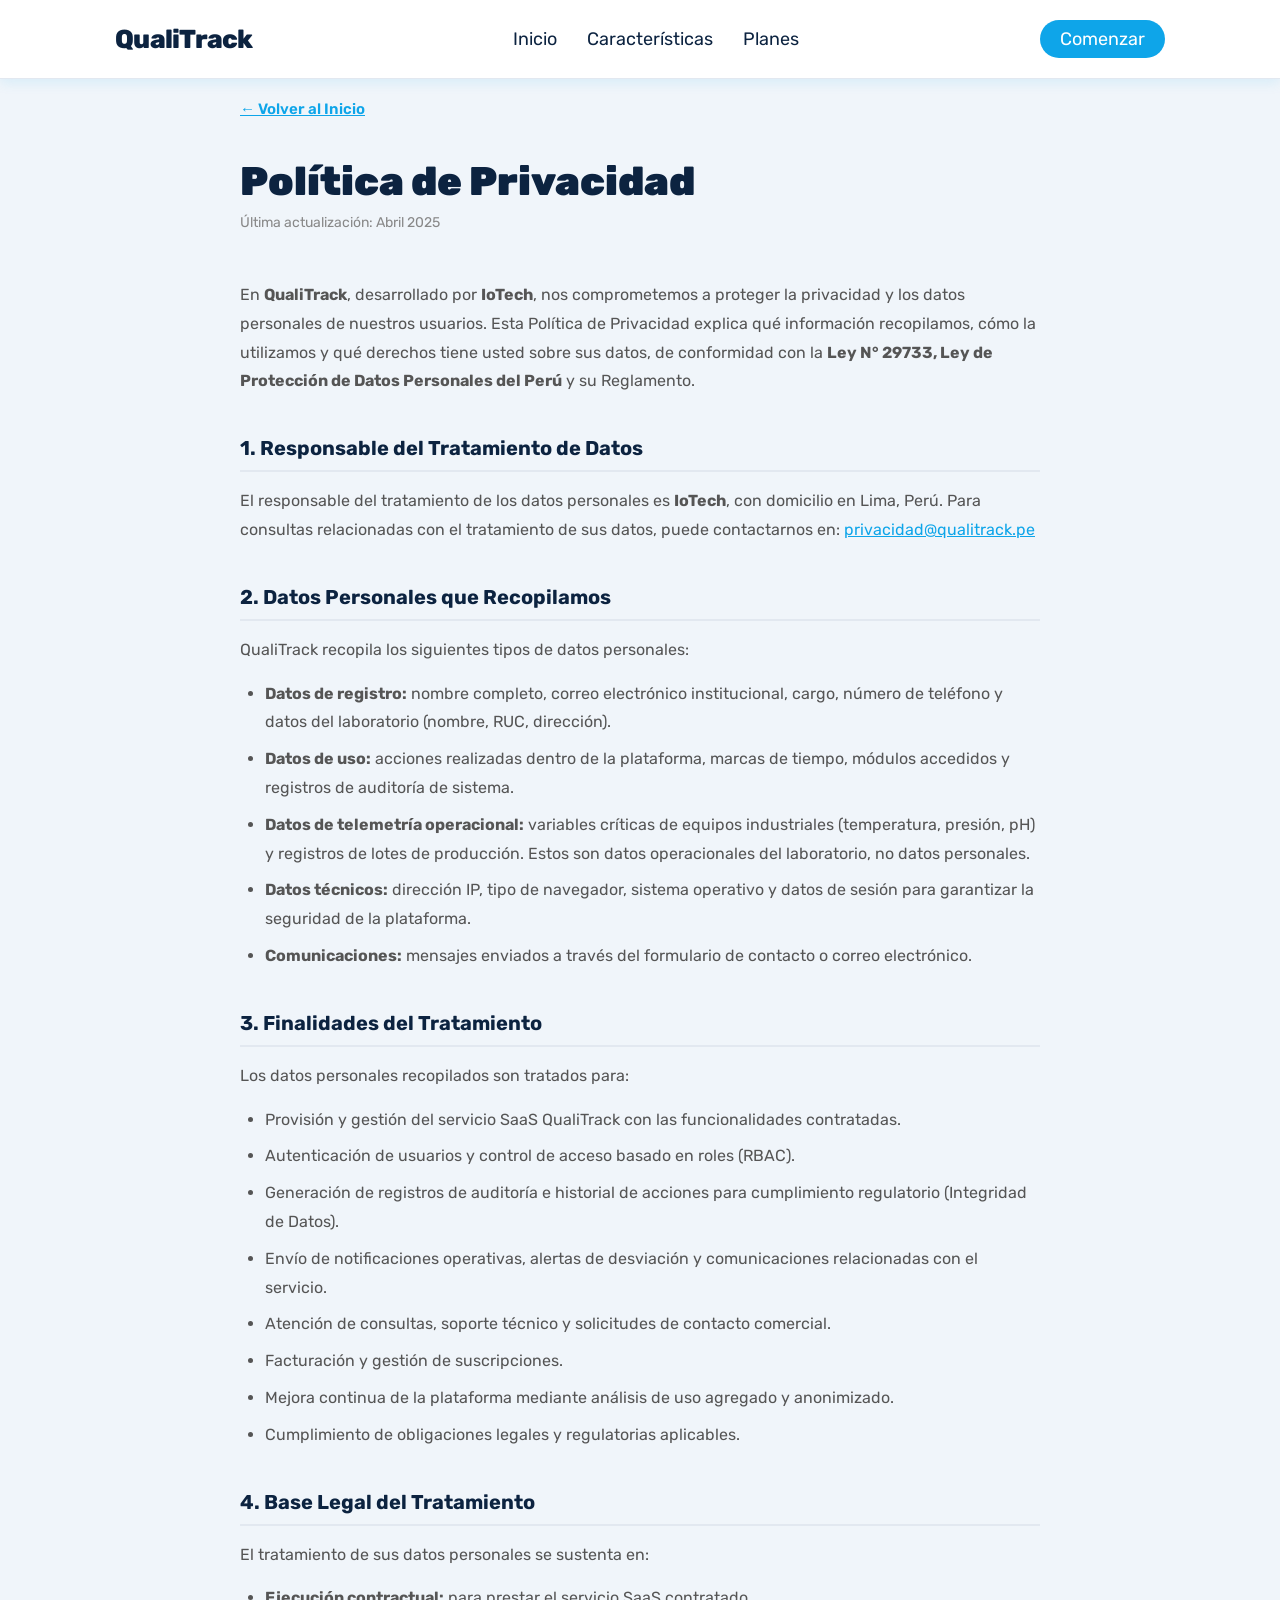
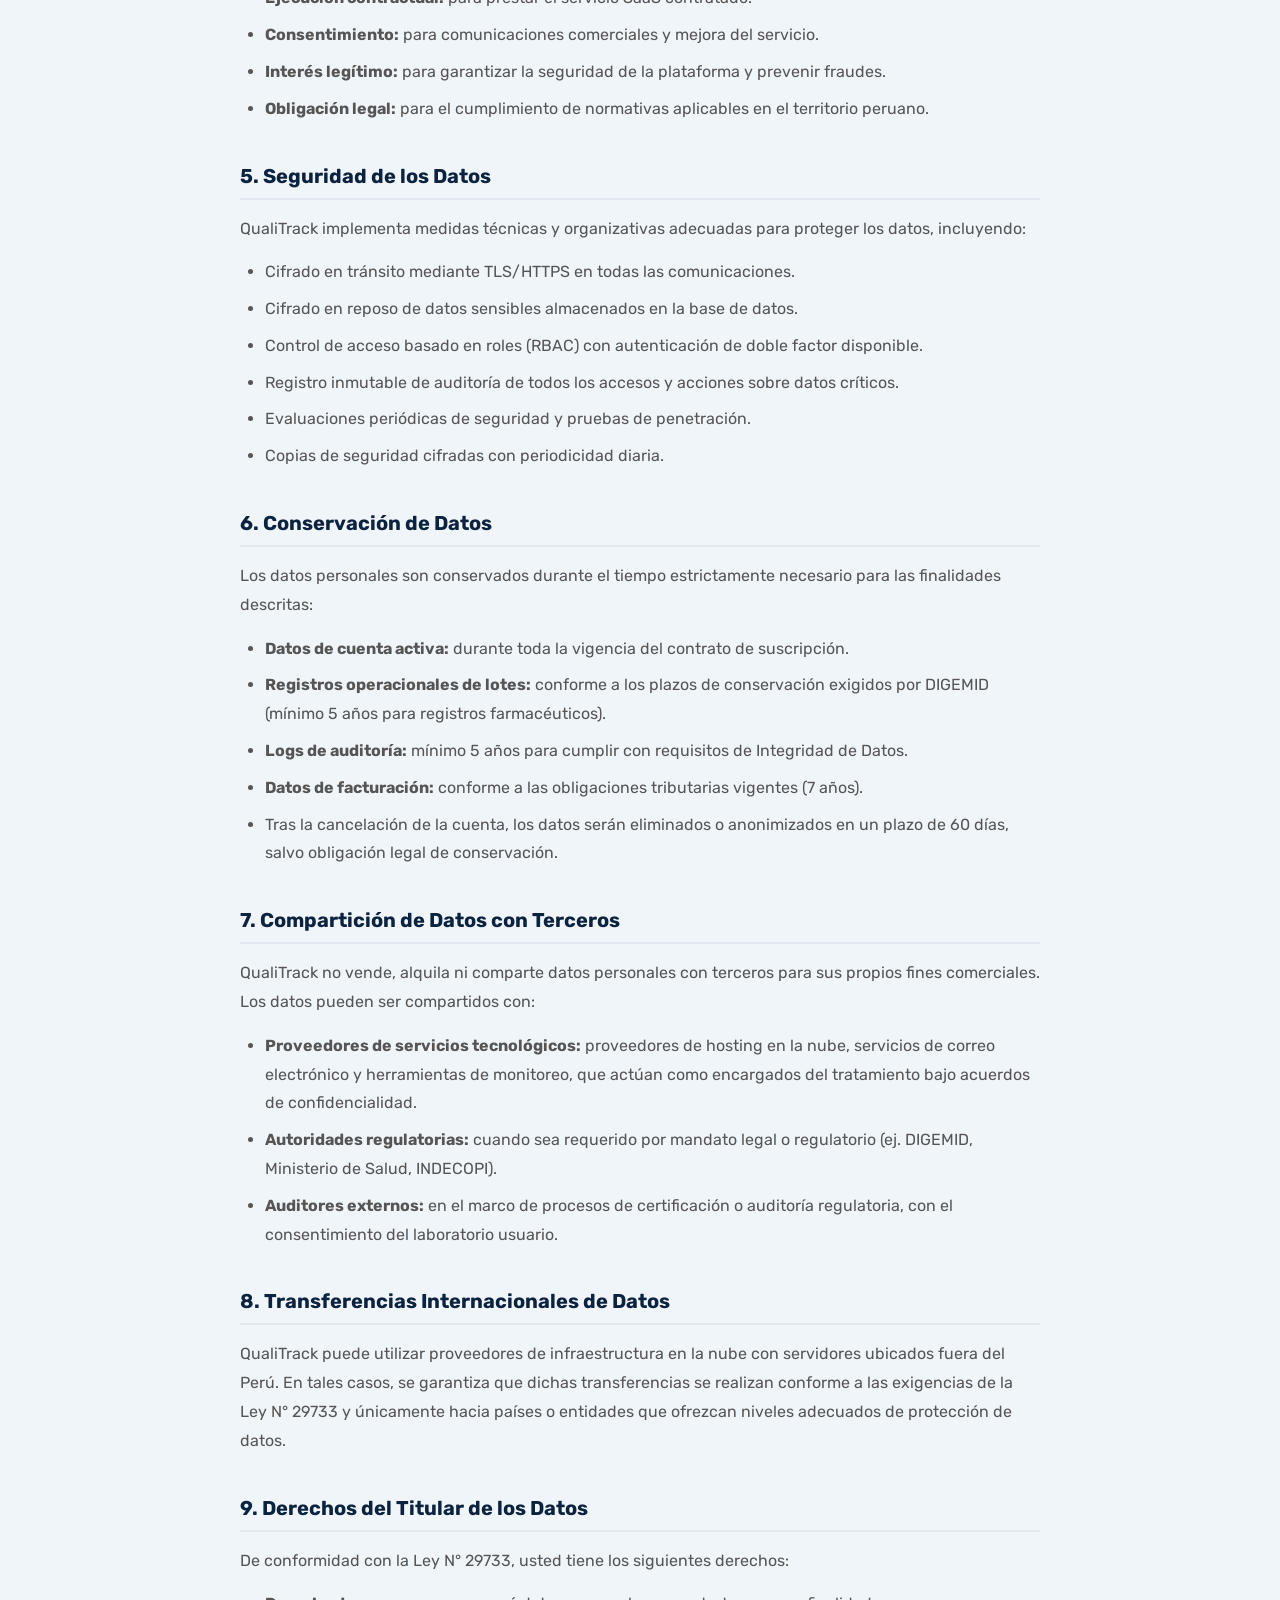
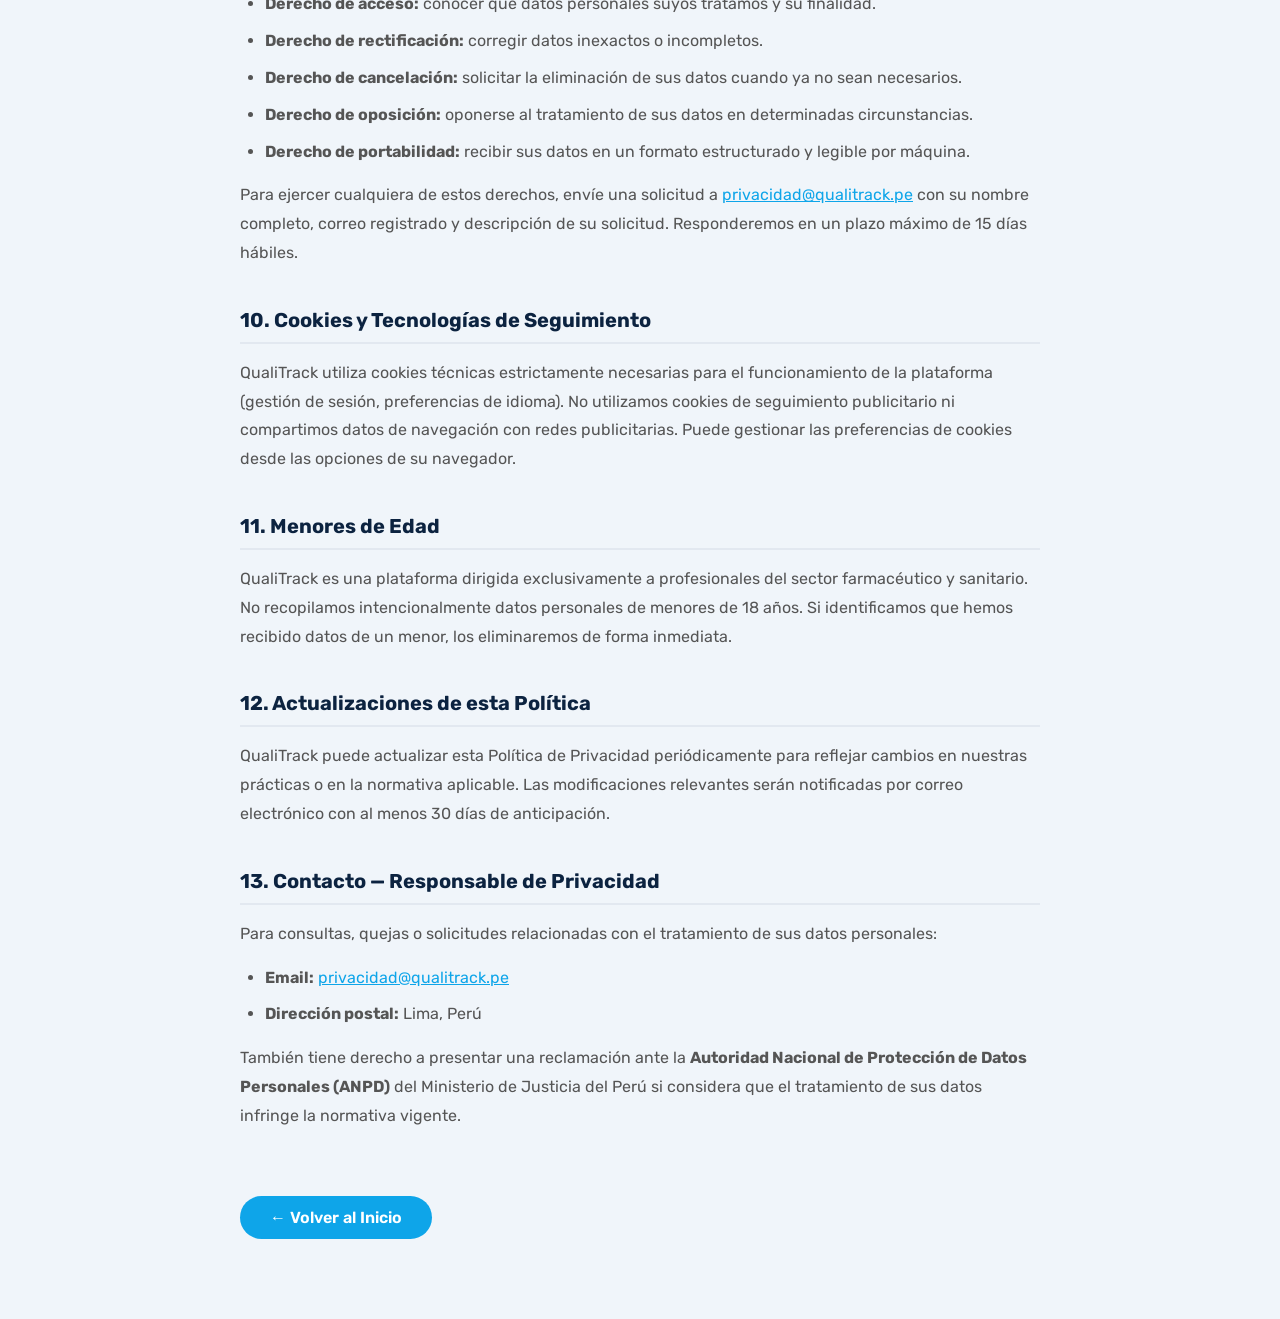
<file: public/sections/policies.html>
<!doctype html>
<html lang="es">
  <head>
    <meta charset="UTF-8" />
    <meta http-equiv="X-UA-Compatible" content="IE=edge" />
    <meta name="viewport" content="width=device-width, initial-scale=1.0" />
    <title>Política de Privacidad – QualiTrack</title>
    <meta
      name="description"
      content="Política de privacidad y tratamiento de datos personales de QualiTrack, plataforma SaaS de gestión de calidad farmacéutica."
    />
    <link
      rel="stylesheet"
      href="https://cdnjs.cloudflare.com/ajax/libs/font-awesome/5.15.3/css/all.min.css"
    />
    <link rel="preconnect" href="https://fonts.googleapis.com" />
    <link rel="preconnect" href="https://fonts.gstatic.com" crossorigin />
    <link
      href="https://fonts.googleapis.com/css2?family=Rubik:ital,wght@0,300..900;1,300..900&display=swap"
      rel="stylesheet"
    />
    <link rel="stylesheet" href="../assets/styles/style.css" />
  </head>

  <body>
    <!-- Header (simplified) -->
    <header class="header scrolled">
      <a href="../../index.html" class="logo">QualiTrack</a>
      <div class="menu-wrapper">
        <nav class="navbar">
          <a href="../../index.html#home">Inicio</a>
          <a href="../../index.html#features">Características</a>
          <a href="../../index.html#plans">Planes</a>
        </nav>
        <div class="buttons">
          <a href="../../index.html#plans" class="btn sign-up">Comenzar</a>
        </div>
      </div>
      <div id="menu-btn" class="fas fa-bars"></div>
    </header>

    <div class="legal-page-wrapper">
      <div class="legal-page-content">
        <a href="../../index.html" class="back-link">← Volver al Inicio</a>

        <h1>Política de Privacidad</h1>
        <span class="last-updated">Última actualización: Abril 2025</span>

        <p>
          En <strong>QualiTrack</strong>, desarrollado por
          <strong>IoTech</strong>, nos comprometemos a proteger la
          privacidad y los datos personales de nuestros usuarios. Esta Política
          de Privacidad explica qué información recopilamos, cómo la utilizamos
          y qué derechos tiene usted sobre sus datos, de conformidad con la
          <strong
            >Ley N° 29733, Ley de Protección de Datos Personales del
            Perú</strong
          >
          y su Reglamento.
        </p>

        <h2>1. Responsable del Tratamiento de Datos</h2>
        <p>
          El responsable del tratamiento de los datos personales es
          <strong>IoTech</strong>, con domicilio en Lima, Perú. Para
          consultas relacionadas con el tratamiento de sus datos, puede
          contactarnos en:
          <a href="mailto:privacidad@qualitrack.pe">privacidad@qualitrack.pe</a>
        </p>

        <h2>2. Datos Personales que Recopilamos</h2>
        <p>QualiTrack recopila los siguientes tipos de datos personales:</p>
        <ul>
          <li>
            <strong>Datos de registro:</strong> nombre completo, correo
            electrónico institucional, cargo, número de teléfono y datos del
            laboratorio (nombre, RUC, dirección).
          </li>
          <li>
            <strong>Datos de uso:</strong> acciones realizadas dentro de la
            plataforma, marcas de tiempo, módulos accedidos y registros de
            auditoría de sistema.
          </li>
          <li>
            <strong>Datos de telemetría operacional:</strong> variables críticas
            de equipos industriales (temperatura, presión, pH) y registros de
            lotes de producción. Estos son datos operacionales del laboratorio,
            no datos personales.
          </li>
          <li>
            <strong>Datos técnicos:</strong> dirección IP, tipo de navegador,
            sistema operativo y datos de sesión para garantizar la seguridad de
            la plataforma.
          </li>
          <li>
            <strong>Comunicaciones:</strong> mensajes enviados a través del
            formulario de contacto o correo electrónico.
          </li>
        </ul>

        <h2>3. Finalidades del Tratamiento</h2>
        <p>Los datos personales recopilados son tratados para:</p>
        <ul>
          <li>
            Provisión y gestión del servicio SaaS QualiTrack con las
            funcionalidades contratadas.
          </li>
          <li>
            Autenticación de usuarios y control de acceso basado en roles
            (RBAC).
          </li>
          <li>
            Generación de registros de auditoría e historial de acciones para
            cumplimiento regulatorio (Integridad de Datos).
          </li>
          <li>
            Envío de notificaciones operativas, alertas de desviación y
            comunicaciones relacionadas con el servicio.
          </li>
          <li>
            Atención de consultas, soporte técnico y solicitudes de contacto
            comercial.
          </li>
          <li>Facturación y gestión de suscripciones.</li>
          <li>
            Mejora continua de la plataforma mediante análisis de uso agregado y
            anonimizado.
          </li>
          <li>
            Cumplimiento de obligaciones legales y regulatorias aplicables.
          </li>
        </ul>

        <h2>4. Base Legal del Tratamiento</h2>
        <p>El tratamiento de sus datos personales se sustenta en:</p>
        <ul>
          <li>
            <strong>Ejecución contractual:</strong> para prestar el servicio
            SaaS contratado.
          </li>
          <li>
            <strong>Consentimiento:</strong> para comunicaciones comerciales y
            mejora del servicio.
          </li>
          <li>
            <strong>Interés legítimo:</strong> para garantizar la seguridad de
            la plataforma y prevenir fraudes.
          </li>
          <li>
            <strong>Obligación legal:</strong> para el cumplimiento de
            normativas aplicables en el territorio peruano.
          </li>
        </ul>

        <h2>5. Seguridad de los Datos</h2>
        <p>
          QualiTrack implementa medidas técnicas y organizativas adecuadas para
          proteger los datos, incluyendo:
        </p>
        <ul>
          <li>
            Cifrado en tránsito mediante TLS/HTTPS en todas las comunicaciones.
          </li>
          <li>
            Cifrado en reposo de datos sensibles almacenados en la base de
            datos.
          </li>
          <li>
            Control de acceso basado en roles (RBAC) con autenticación de doble
            factor disponible.
          </li>
          <li>
            Registro inmutable de auditoría de todos los accesos y acciones
            sobre datos críticos.
          </li>
          <li>
            Evaluaciones periódicas de seguridad y pruebas de penetración.
          </li>
          <li>Copias de seguridad cifradas con periodicidad diaria.</li>
        </ul>

        <h2>6. Conservación de Datos</h2>
        <p>
          Los datos personales son conservados durante el tiempo estrictamente
          necesario para las finalidades descritas:
        </p>
        <ul>
          <li>
            <strong>Datos de cuenta activa:</strong> durante toda la vigencia
            del contrato de suscripción.
          </li>
          <li>
            <strong>Registros operacionales de lotes:</strong> conforme a los
            plazos de conservación exigidos por DIGEMID (mínimo 5 años para
            registros farmacéuticos).
          </li>
          <li>
            <strong>Logs de auditoría:</strong> mínimo 5 años para cumplir con
            requisitos de Integridad de Datos.
          </li>
          <li>
            <strong>Datos de facturación:</strong> conforme a las obligaciones
            tributarias vigentes (7 años).
          </li>
          <li>
            Tras la cancelación de la cuenta, los datos serán eliminados o
            anonimizados en un plazo de 60 días, salvo obligación legal de
            conservación.
          </li>
        </ul>

        <h2>7. Compartición de Datos con Terceros</h2>
        <p>
          QualiTrack no vende, alquila ni comparte datos personales con terceros
          para sus propios fines comerciales. Los datos pueden ser compartidos
          con:
        </p>
        <ul>
          <li>
            <strong>Proveedores de servicios tecnológicos:</strong> proveedores
            de hosting en la nube, servicios de correo electrónico y
            herramientas de monitoreo, que actúan como encargados del
            tratamiento bajo acuerdos de confidencialidad.
          </li>
          <li>
            <strong>Autoridades regulatorias:</strong> cuando sea requerido por
            mandato legal o regulatorio (ej. DIGEMID, Ministerio de Salud,
            INDECOPI).
          </li>
          <li>
            <strong>Auditores externos:</strong> en el marco de procesos de
            certificación o auditoría regulatoria, con el consentimiento del
            laboratorio usuario.
          </li>
        </ul>

        <h2>8. Transferencias Internacionales de Datos</h2>
        <p>
          QualiTrack puede utilizar proveedores de infraestructura en la nube
          con servidores ubicados fuera del Perú. En tales casos, se garantiza
          que dichas transferencias se realizan conforme a las exigencias de la
          Ley N° 29733 y únicamente hacia países o entidades que ofrezcan
          niveles adecuados de protección de datos.
        </p>

        <h2>9. Derechos del Titular de los Datos</h2>
        <p>
          De conformidad con la Ley N° 29733, usted tiene los siguientes
          derechos:
        </p>
        <ul>
          <li>
            <strong>Derecho de acceso:</strong> conocer qué datos personales
            suyos tratamos y su finalidad.
          </li>
          <li>
            <strong>Derecho de rectificación:</strong> corregir datos inexactos
            o incompletos.
          </li>
          <li>
            <strong>Derecho de cancelación:</strong> solicitar la eliminación de
            sus datos cuando ya no sean necesarios.
          </li>
          <li>
            <strong>Derecho de oposición:</strong> oponerse al tratamiento de
            sus datos en determinadas circunstancias.
          </li>
          <li>
            <strong>Derecho de portabilidad:</strong> recibir sus datos en un
            formato estructurado y legible por máquina.
          </li>
        </ul>
        <p>
          Para ejercer cualquiera de estos derechos, envíe una solicitud a
          <a href="mailto:privacidad@qualitrack.pe">privacidad@qualitrack.pe</a>
          con su nombre completo, correo registrado y descripción de su
          solicitud. Responderemos en un plazo máximo de 15 días hábiles.
        </p>

        <h2>10. Cookies y Tecnologías de Seguimiento</h2>
        <p>
          QualiTrack utiliza cookies técnicas estrictamente necesarias para el
          funcionamiento de la plataforma (gestión de sesión, preferencias de
          idioma). No utilizamos cookies de seguimiento publicitario ni
          compartimos datos de navegación con redes publicitarias. Puede
          gestionar las preferencias de cookies desde las opciones de su
          navegador.
        </p>

        <h2>11. Menores de Edad</h2>
        <p>
          QualiTrack es una plataforma dirigida exclusivamente a profesionales
          del sector farmacéutico y sanitario. No recopilamos intencionalmente
          datos personales de menores de 18 años. Si identificamos que hemos
          recibido datos de un menor, los eliminaremos de forma inmediata.
        </p>

        <h2>12. Actualizaciones de esta Política</h2>
        <p>
          QualiTrack puede actualizar esta Política de Privacidad periódicamente
          para reflejar cambios en nuestras prácticas o en la normativa
          aplicable. Las modificaciones relevantes serán notificadas por correo
          electrónico con al menos 30 días de anticipación.
        </p>

        <h2>13. Contacto — Responsable de Privacidad</h2>
        <p>
          Para consultas, quejas o solicitudes relacionadas con el tratamiento
          de sus datos personales:
        </p>
        <ul>
          <li>
            <strong>Email:</strong>
            <a href="mailto:privacidad@qualitrack.pe"
              >privacidad@qualitrack.pe</a
            >
          </li>
          <li><strong>Dirección postal:</strong> Lima, Perú</li>
        </ul>
        <p>
          También tiene derecho a presentar una reclamación ante la
          <strong
            >Autoridad Nacional de Protección de Datos Personales (ANPD)</strong
          >
          del Ministerio de Justicia del Perú si considera que el tratamiento de
          sus datos infringe la normativa vigente.
        </p>

        <a href="../../index.html" class="legal-back-btn">← Volver al Inicio</a>
      </div>
    </div>

    <script>
      var menuBtn = document.getElementById("menu-btn");
      var menuWrapper = document.querySelector(".header .menu-wrapper");
      if (menuBtn && menuWrapper) {
        menuBtn.addEventListener("click", function () {
          menuWrapper.classList.toggle("active");
        });
      }
      var header = document.querySelector(".header");
      window.addEventListener("scroll", function () {
        header.classList.toggle("scrolled", window.scrollY > 10);
      });
    </script>
  </body>
</html>
</file>
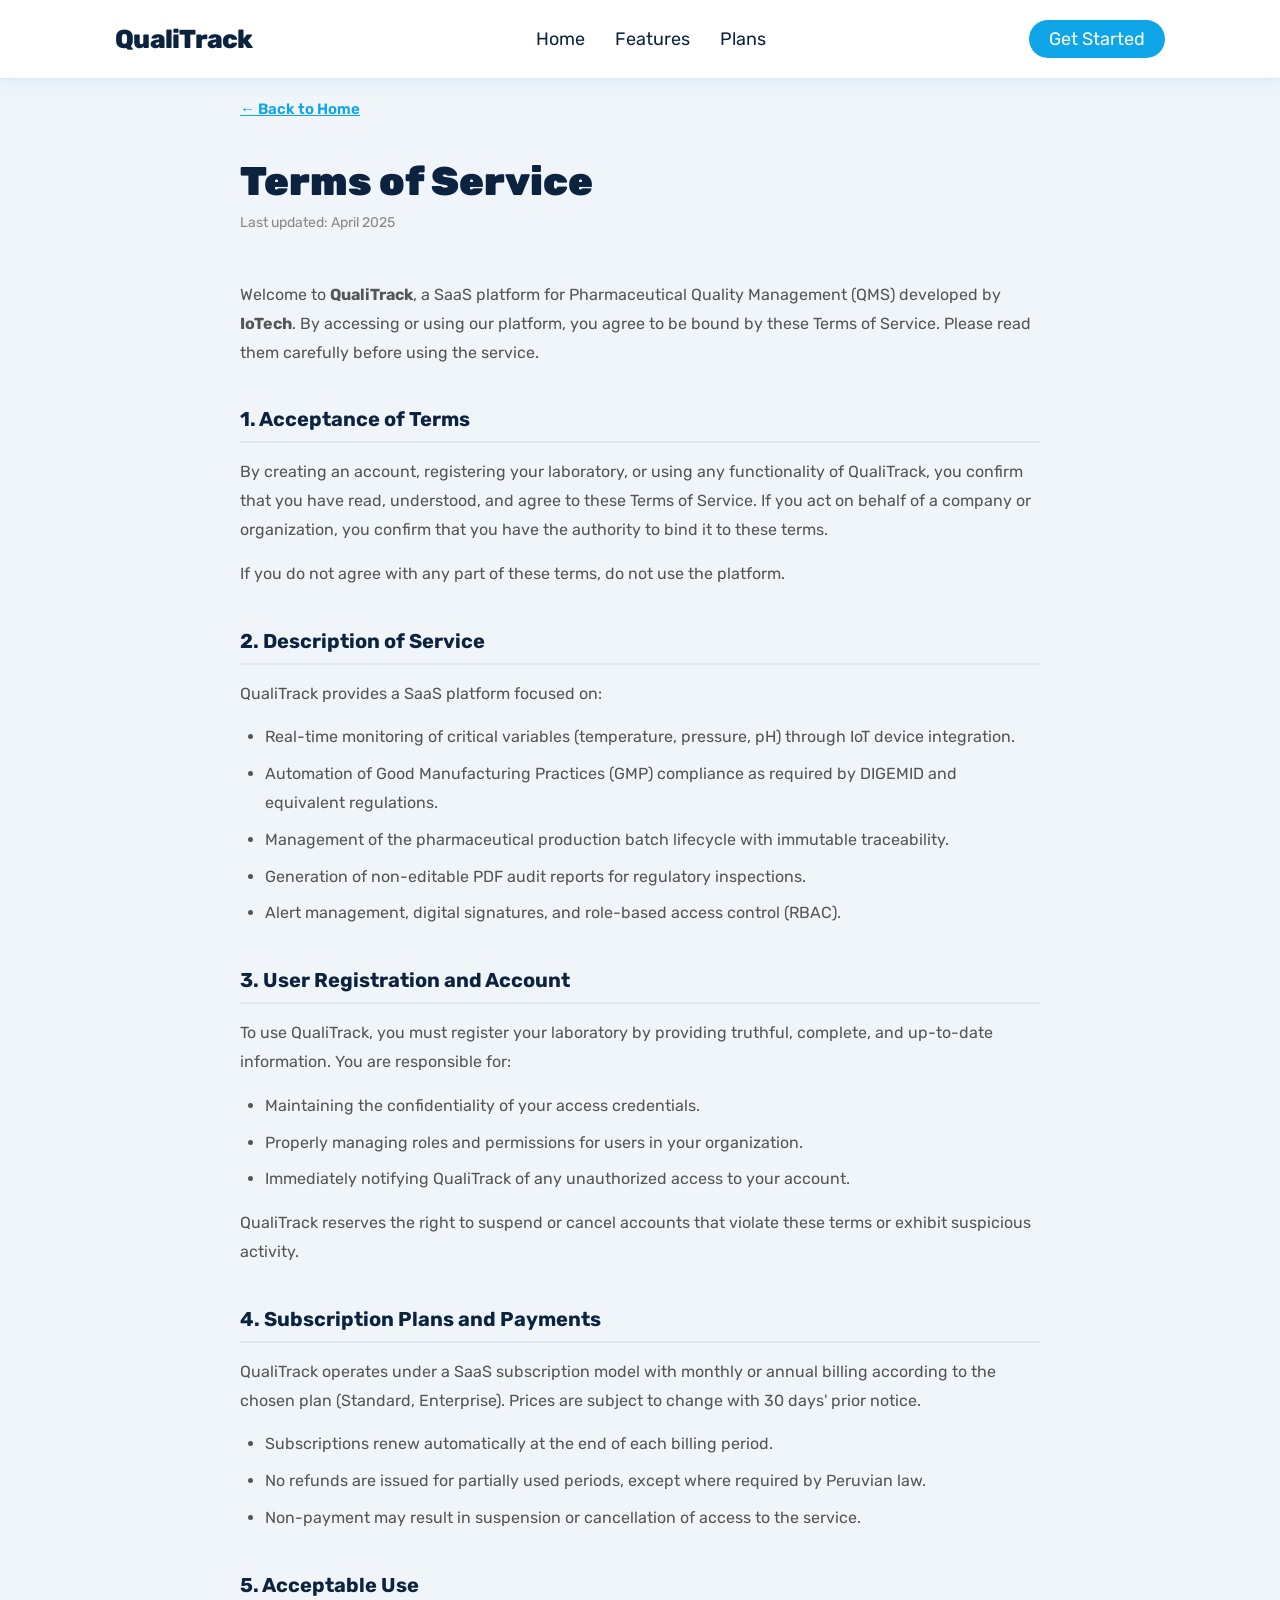
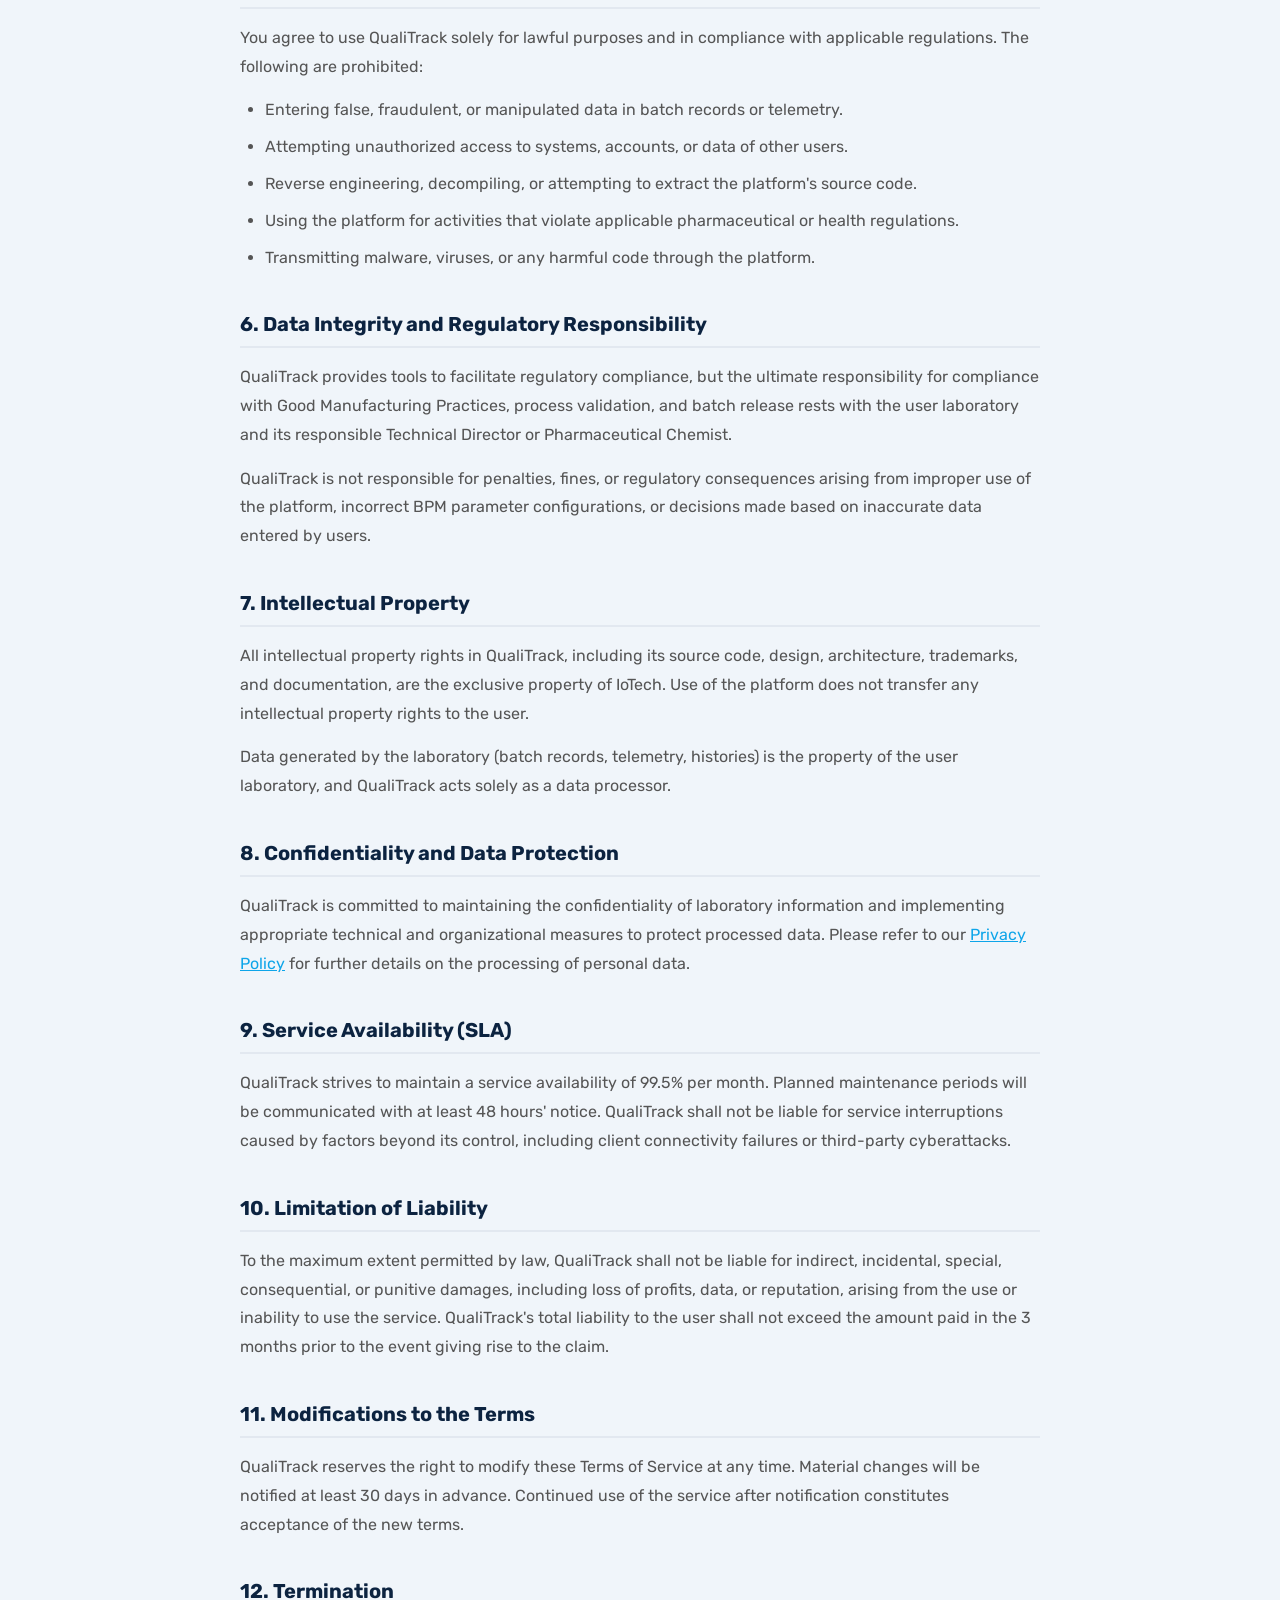
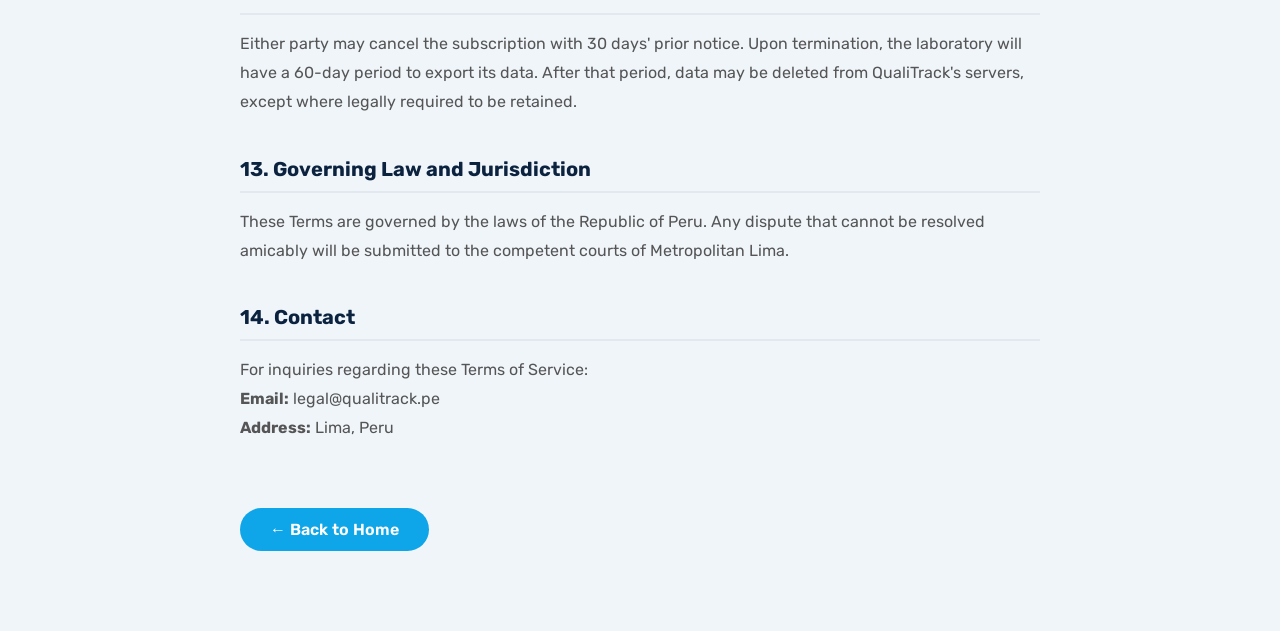
<file: public/sections/tos.html>
<!doctype html>
<html lang="es">
  <head>
    <meta charset="UTF-8" />
    <meta http-equiv="X-UA-Compatible" content="IE=edge" />
    <meta name="viewport" content="width=device-width, initial-scale=1.0" />
    <title>Terms of Service – QualiTrack</title>
    <meta
      name="description"
      content="Terms and conditions of use for QualiTrack, the SaaS platform for pharmaceutical quality management."
    />
    <link
      rel="stylesheet"
      href="https://cdnjs.cloudflare.com/ajax/libs/font-awesome/5.15.3/css/all.min.css"
    />
    <link rel="preconnect" href="https://fonts.googleapis.com" />
    <link rel="preconnect" href="https://fonts.gstatic.com" crossorigin />
    <link
      href="https://fonts.googleapis.com/css2?family=Rubik:ital,wght@0,300..900;1,300..900&display=swap"
      rel="stylesheet"
    />
    <link rel="stylesheet" href="../assets/styles/style.css" />
  </head>

  <body>
    <!-- Header -->
    <header class="header scrolled">
      <a href="../../index.html" class="logo">QualiTrack</a>
      <div class="menu-wrapper">
        <nav class="navbar">
          <a href="../../index.html#home">Home</a>
          <a href="../../index.html#features">Features</a>
          <a href="../../index.html#plans">Plans</a>
        </nav>
        <div class="buttons">
          <a href="../../index.html#plans" class="btn sign-up">Get Started</a>
        </div>
      </div>
      <div id="menu-btn" class="fas fa-bars"></div>
    </header>

    <div class="legal-page-wrapper">
      <div class="legal-page-content">
        <a href="../../index.html" class="back-link">← Back to Home</a>

        <h1>Terms of Service</h1>
        <span class="last-updated">Last updated: April 2025</span>

        <p>
          Welcome to <strong>QualiTrack</strong>, a SaaS platform for
          Pharmaceutical Quality Management (QMS) developed by
          <strong>IoTech</strong>. By accessing or using our platform, you
          agree to be bound by these Terms of Service. Please read them
          carefully before using the service.
        </p>

        <h2>1. Acceptance of Terms</h2>
        <p>
          By creating an account, registering your laboratory, or using any
          functionality of QualiTrack, you confirm that you have read,
          understood, and agree to these Terms of Service. If you act on behalf
          of a company or organization, you confirm that you have the authority
          to bind it to these terms.
        </p>
        <p>
          If you do not agree with any part of these terms, do not use the
          platform.
        </p>

        <h2>2. Description of Service</h2>
        <p>QualiTrack provides a SaaS platform focused on:</p>
        <ul>
          <li>
            Real-time monitoring of critical variables (temperature, pressure,
            pH) through IoT device integration.
          </li>
          <li>
            Automation of Good Manufacturing Practices (GMP) compliance as
            required by DIGEMID and equivalent regulations.
          </li>
          <li>
            Management of the pharmaceutical production batch lifecycle with
            immutable traceability.
          </li>
          <li>
            Generation of non-editable PDF audit reports for regulatory
            inspections.
          </li>
          <li>
            Alert management, digital signatures, and role-based access control
            (RBAC).
          </li>
        </ul>

        <h2>3. User Registration and Account</h2>
        <p>
          To use QualiTrack, you must register your laboratory by providing
          truthful, complete, and up-to-date information. You are responsible
          for:
        </p>
        <ul>
          <li>Maintaining the confidentiality of your access credentials.</li>
          <li>
            Properly managing roles and permissions for users in your
            organization.
          </li>
          <li>
            Immediately notifying QualiTrack of any unauthorized access to your
            account.
          </li>
        </ul>
        <p>
          QualiTrack reserves the right to suspend or cancel accounts that
          violate these terms or exhibit suspicious activity.
        </p>

        <h2>4. Subscription Plans and Payments</h2>
        <p>
          QualiTrack operates under a SaaS subscription model with monthly or
          annual billing according to the chosen plan (Standard, Enterprise).
          Prices are subject to change with 30 days' prior notice.
        </p>
        <ul>
          <li>
            Subscriptions renew automatically at the end of each billing period.
          </li>
          <li>
            No refunds are issued for partially used periods, except where
            required by Peruvian law.
          </li>
          <li>
            Non-payment may result in suspension or cancellation of access to
            the service.
          </li>
        </ul>

        <h2>5. Acceptable Use</h2>
        <p>
          You agree to use QualiTrack solely for lawful purposes and in
          compliance with applicable regulations. The following are prohibited:
        </p>
        <ul>
          <li>
            Entering false, fraudulent, or manipulated data in batch records or
            telemetry.
          </li>
          <li>
            Attempting unauthorized access to systems, accounts, or data of
            other users.
          </li>
          <li>
            Reverse engineering, decompiling, or attempting to extract the
            platform's source code.
          </li>
          <li>
            Using the platform for activities that violate applicable
            pharmaceutical or health regulations.
          </li>
          <li>
            Transmitting malware, viruses, or any harmful code through the
            platform.
          </li>
        </ul>

        <h2>6. Data Integrity and Regulatory Responsibility</h2>
        <p>
          QualiTrack provides tools to facilitate regulatory compliance, but the
          ultimate responsibility for compliance with Good Manufacturing
          Practices, process validation, and batch release rests with the user
          laboratory and its responsible Technical Director or Pharmaceutical
          Chemist.
        </p>
        <p>
          QualiTrack is not responsible for penalties, fines, or regulatory
          consequences arising from improper use of the platform, incorrect BPM
          parameter configurations, or decisions made based on inaccurate data
          entered by users.
        </p>

        <h2>7. Intellectual Property</h2>
        <p>
          All intellectual property rights in QualiTrack, including its source
          code, design, architecture, trademarks, and documentation, are the
          exclusive property of IoTech. Use of the platform does not
          transfer any intellectual property rights to the user.
        </p>
        <p>
          Data generated by the laboratory (batch records, telemetry, histories)
          is the property of the user laboratory, and QualiTrack acts solely as
          a data processor.
        </p>

        <h2>8. Confidentiality and Data Protection</h2>
        <p>
          QualiTrack is committed to maintaining the confidentiality of
          laboratory information and implementing appropriate technical and
          organizational measures to protect processed data. Please refer to our
          <a href="policies.html">Privacy Policy</a> for further details on the
          processing of personal data.
        </p>

        <h2>9. Service Availability (SLA)</h2>
        <p>
          QualiTrack strives to maintain a service availability of 99.5% per
          month. Planned maintenance periods will be communicated with at least
          48 hours' notice. QualiTrack shall not be liable for service
          interruptions caused by factors beyond its control, including client
          connectivity failures or third-party cyberattacks.
        </p>

        <h2>10. Limitation of Liability</h2>
        <p>
          To the maximum extent permitted by law, QualiTrack shall not be liable
          for indirect, incidental, special, consequential, or punitive damages,
          including loss of profits, data, or reputation, arising from the use
          or inability to use the service. QualiTrack's total liability to the
          user shall not exceed the amount paid in the 3 months prior to the
          event giving rise to the claim.
        </p>

        <h2>11. Modifications to the Terms</h2>
        <p>
          QualiTrack reserves the right to modify these Terms of Service at any
          time. Material changes will be notified at least 30 days in advance.
          Continued use of the service after notification constitutes acceptance
          of the new terms.
        </p>

        <h2>12. Termination</h2>
        <p>
          Either party may cancel the subscription with 30 days' prior notice.
          Upon termination, the laboratory will have a 60-day period to export
          its data. After that period, data may be deleted from QualiTrack's
          servers, except where legally required to be retained.
        </p>

        <h2>13. Governing Law and Jurisdiction</h2>
        <p>
          These Terms are governed by the laws of the Republic of Peru. Any
          dispute that cannot be resolved amicably will be submitted to the
          competent courts of Metropolitan Lima.
        </p>

        <h2>14. Contact</h2>
        <p>
          For inquiries regarding these Terms of Service:<br />
          <strong>Email:</strong> legal@qualitrack.pe<br />
          <strong>Address:</strong> Lima, Peru
        </p>

        <a href="../../index.html" class="legal-back-btn">← Back to Home</a>
      </div>
    </div>

    <script>
      var menuBtn = document.getElementById("menu-btn");
      var menuWrapper = document.querySelector(".header .menu-wrapper");
      if (menuBtn && menuWrapper) {
        menuBtn.addEventListener("click", function () {
          menuWrapper.classList.toggle("active");
        });
      }
      var header = document.querySelector(".header");
      window.addEventListener("scroll", function () {
        header.classList.toggle("scrolled", window.scrollY > 10);
      });
    </script>
  </body>
</html>
</file>
<file: public/assets/styles/style.css>
@import url('https://fonts.googleapis.com/css2?family=Instrument+Serif:ital@0;1&family=Jost:ital,wght@0,100..900;1,100..900&family=Konkhmer+Sleokchher&family=Lexend&family=Manrope:wght@200..800;1,200..800&family=Rubik:ital,wght@0,300..900;1,300..900&display=swap');

:root {
    /* QualiTrack – Brand Colors */
    --primary-color: #0ea5e9;        /* IoT cyan-blue */
    --secondary-color: #0c2340;      /* Deep navy for headings */
    --tertiary-color: #10b981;       /* Compliance green */
    --accent-color: #6366f1;         /* Accent violet */
    --text-dark: #1e293b;
    --text-light: #fff;
    --bg-light: #f0f5fa;
    --bg-dark: #0f172a;
    --bg-highlight: #e0f2fe;
    --card-bg: #fff;
    --box-shadow: 0 0.4rem 1.2rem rgba(14, 165, 233, 0.10);
}

* {
    margin: 0;
    padding: 0;
    box-sizing: border-box;
    font-family: 'Rubik', sans-serif;
    outline: none;
    border: none;
    text-decoration: none;
    transition: 0.2s linear;
}

html {
    font-size: 62.5%;
    scroll-behavior: smooth;
    scroll-padding-top: 6rem;
    overflow-x: hidden;
}

body {
    background: var(--bg-light);
}

section {
    padding: 5rem 9%;
    max-width: 1400px;
    margin: 0 auto;
}

.heading,
.subheading {
    text-align: center;
    color: var(--secondary-color);
}

.heading {
    font-size: 3rem;
    margin-bottom: 1rem;
}

.subheading {
    font-size: 1.8rem;
    color: var(--tertiary-color);
    margin-bottom: 0.5rem;
    text-transform: uppercase;
}

/* Language Switcher */
.language-switcher-container {
    position: fixed;
    bottom: 3rem;
    right: 3rem;
    z-index: 1000;
}

#language-switcher {
    background: #fff;
    border: 1px solid #ddd;
    border-radius: 5rem;
    padding: 0.5rem;
    display: flex;
    box-shadow: 0 0.5rem 1rem rgba(0, 0, 0, 0.1);
}

#language-switcher .lang-btn {
    font-size: 1.6rem;
    font-weight: 500;
    padding: 0.8rem 1.5rem;
    background: transparent;
    border: none;
    cursor: pointer;
    color: #555;
    border-radius: 5rem;
    transition: background-color 0.3s ease, color 0.3s ease;
}

#language-switcher .lang-btn.active {
    background: var(--primary-color);
    color: var(--text-light);
    box-shadow: 0 0.3rem 0.5rem rgba(0, 0, 0, 0.1);
}

.description {
    text-align: center;
    font-size: 1.6rem;
    color: #666;
    max-width: 800px;
    margin: 0 auto 3rem;
    line-height: 1.6;
}

.btn {
    display: inline-block;
    padding: 1rem 3rem;
    border-radius: 5rem;
    background: var(--secondary-color);
    color: var(--text-light);
    font-size: 1.8rem;
    cursor: pointer;
}

.btn:hover {
    background: var(--primary-color);
}

.header {
    position: fixed;
    top: 0;
    left: 0;
    right: 0;
    background: var(--card-bg);
    padding: 2rem 9%;
    display: flex;
    align-items: center;
    z-index: 1000;
    box-shadow: var(--box-shadow);
    border-bottom: 1px solid #e2e8f0;
    transition: box-shadow 0.3s ease;
}

.header.scrolled {
    box-shadow: 0 0.4rem 2rem rgba(14, 165, 233, 0.15);
}

.header .logo {
    font-size: 2.6rem;
    color: var(--secondary-color);
    font-weight: 800;
    margin-right: 2rem;
    letter-spacing: -0.03em;
}

.header .menu-wrapper {
    display: flex;
    align-items: center;
    flex-grow: 1;
}

.header .navbar {
    display: flex;
    justify-content: center;
    flex-grow: 1;
}

.header .navbar a {
    font-size: 1.8rem;
    padding: 0 1.5rem;
    color: var(--secondary-color);
}

.header .navbar a:hover {
    color: var(--primary-color);
}

.header .buttons {
    display: flex;
    align-items: center;
    gap: 1rem;
    margin-left: auto;
}

.header .buttons .sign-in {
    background: transparent;
    color: var(--secondary-color);
    padding: 0.8rem 2rem;
}

.header .buttons .sign-in:hover {
    color: var(--primary-color);
}

.header .buttons .sign-up {
    background: var(--primary-color);
    color: var(--text-light);
    padding: 0.8rem 2rem;
}

.header .buttons .sign-up:hover {
    background: var(--secondary-color);
}

.header #toggler {
    display: none;
}

.header .fa-bars {
    font-size: 3rem;
    color: var(--text-dark);
    cursor: pointer;
    display: none;
    margin-left: 2rem;
}

/* Home Section */
.home {
    min-height: 100vh;
    width: 100%;
    display: flex;
    align-items: center;
    justify-content: space-evenly;
    padding-top: 10rem;
    background: url('../images/light-blue-and-white-background.jpg') no-repeat center center;
    background-size: cover;
    max-width: none;
}

.home::before {
    content: '';
    position: absolute;
    top: 0;
    left: 0;
    width: 100%;
    height: 100%;
    background: rgba(228, 243, 255, 0.5);
    z-index: 1;
}

.home .hero-content-wrapper {
    z-index: 2;
    max-width: 60rem;
    text-align: center;
}

.home h1 {
    font-size: 5rem;
    color: var(--secondary-color);
    font-weight: 800;
    line-height: 1.2;
    margin-bottom: 1.5rem;
}

.home p {
    font-size: 2rem;
    color: #4f4f4f;
    padding: 1rem 0;
    margin-bottom: 3rem;
}

.home .btn-home {
    display: inline-block;
    padding: 1.2rem 3rem;
    border-radius: 5rem;
    background: var(--primary-color);
    color: var(--text-light);
    font-size: 2rem;
    cursor: pointer;
}

.home .btn-home:hover {
    background: var(--secondary-color);
}

.home .image-container {
    z-index: 2;
    max-width: 45rem;
    animation: float 3s ease-in-out infinite;
    display: block;
    margin-left: 2rem;
}

@keyframes float {

    0%,
    100% {
        transform: translateY(0);
    }

    50% {
        transform: translateY(-1rem);
    }
}

.home .image-container .home-image img {
    width: 100%;
    border-radius: 1rem;
    box-shadow: 0 1rem 2rem rgba(0, 0, 0, 0.15);
}

.section-button-title {
    display: inline-block;
    background-color: rgba(14, 165, 233, 0.1);
    color: var(--primary-color);
    border: 1px solid rgba(14, 165, 233, 0.25);
    padding: 8px 28px;
    border-radius: 50px;
    font-size: 1.6rem;
    font-weight: 600;
    text-align: center;
    margin-bottom: 15px;
    letter-spacing: 0.06em;
    text-transform: uppercase;
}

.section-heading-split {
    font-size: 3rem;
    font-weight: 700;
    color: var(--secondary-color);
    text-align: center;
    margin-bottom: 4rem;
}

.section-heading-split .highlight-blue {
    color: var(--primary-color);
    font-weight: 800;
}

/* What We Offer Section */
.what-we-offer .heading {
    margin-bottom: 3rem;
}

.what-we-offer .container {
    display: grid;
    grid-template-columns: repeat(auto-fit, minmax(40rem, 1fr));
    gap: 3rem;
}

.what-we-offer .offer-box {
    background: #f0f8ff;
    border-radius: 1.5rem;
    padding: 4rem;
    text-align: left;
    box-shadow: 0 0.5rem 1rem rgba(0, 0, 0, 0.08);
    border: 2px solid transparent;
    transition: transform 0.3s ease, box-shadow 0.3s ease, border-color 0.3s ease;
}

.what-we-offer .offer-box:hover {
    transform: translateY(-8px);
    box-shadow: 0 1rem 2rem rgba(0, 0, 0, 0.15);
    border-color: var(--primary-color);
}

.what-we-offer .offer-box.highlight {
    background: #e6f7ff;
    border: 2px solid var(--primary-color);
}

.what-we-offer .offer-box.highlight:hover {
    border-color: var(--primary-color);
}

.what-we-offer .offer-box .icon-container {
    font-size: 4rem;
    color: var(--primary-color);
    margin-bottom: 2rem;
}

.what-we-offer .offer-box h3 {
    font-size: 2.5rem;
    color: var(--secondary-color);
    margin-bottom: 1rem;
}

.what-we-offer .offer-box p {
    font-size: 1.6rem;
    color: #666;
    line-height: 1.6;
}

/* Features Section */
.features-accordion {
    padding: 5rem 9%;
    max-width: 1400px;
    margin: 0 auto;
    text-align: center;
    background: #f4f4f4;
}

.features-accordion .features-container-split {
    display: flex;
    flex-wrap: wrap;
    align-items: center;
    justify-content: center;
    gap: 5rem;
}

.features-accordion .video-container-split {
    flex: 1 1 50rem;
    aspect-ratio: 16 / 9;
    border-radius: 1.5rem;
    overflow: hidden;
    box-shadow: 0 1rem 2rem rgba(0, 0, 0, 0.15);
    animation: float 3s ease-in-out infinite;
    min-width: 40rem;
}

.features-accordion .video-container-split iframe {
    width: 100%;
    height: 100%;
}

.features-accordion .accordion-container {
    flex: 1 1 50rem;
    display: flex;
    flex-direction: column;
    gap: 1.5rem;
    min-width: 40rem;
}

.features-accordion .accordion-item {
    background: #fff;
    border: 2px solid #ddd;
    border-radius: 1rem;
    overflow: hidden;
    transition: all 0.3s ease;
}

.features-accordion .accordion-item.active {
    border-color: var(--primary-color);
}

.features-accordion .accordion-title {
    display: flex;
    justify-content: space-between;
    align-items: center;
    padding: 2rem 3rem;
    cursor: pointer;
}

.features-accordion .accordion-title h4 {
    font-size: 2rem;
    color: var(--secondary-color);
}

.features-accordion .accordion-title .fas {
    font-size: 1.8rem;
    color: var(--primary-color);
    transition: transform 0.3s ease;
}

.features-accordion .accordion-item.active .accordion-title .fas {
    transform: rotate(180deg);
}

.features-accordion .accordion-content {
    max-height: 0;
    overflow: hidden;
    transition: max-height 0.3s ease-out, padding 0.3s ease-out;
    padding: 0 3rem;
}

.features-accordion .accordion-item.active .accordion-content {
    max-height: 20rem;
    padding: 1.5rem 3rem;
}

.features-accordion .accordion-content p {
    font-size: 1.6rem;
    color: #666;
    line-height: 1.6;
}

/* Benefits Section */
.benefits-section {
    padding: 5rem 9%;
    max-width: 1400px;
    margin: 0 auto;
    text-align: center;
    background: #f4f4f4;
}

.benefits-section .heading {
    margin-bottom: 3.5rem;
}

.benefits-grid-image {
    display: grid;
    grid-template-columns: repeat(auto-fit, minmax(40rem, 1fr));
    gap: 3rem;
    justify-content: center;
}

.benefit-card-image {
    background: #fff;
    border-radius: 1.5rem;
    overflow: hidden;
    box-shadow: 0 0.5rem 1rem rgba(0, 0, 0, 0.08);
    transition: transform 0.3s ease, box-shadow 0.3s ease;
}

.benefit-card-image:hover {
    transform: translateY(-8px);
    box-shadow: 0 1rem 2rem rgba(0, 0, 0, 0.15);
}

.card-image-container {
    width: 100%;
    aspect-ratio: 16 / 9;
    overflow: hidden;
}

.card-image-container img {
    width: 100%;
    height: 100%;
    object-fit: cover;
    display: block;
}

.card-content {
    padding: 3rem;
    text-align: left;
}

.card-content h3 {
    font-size: 2rem;
    color: #2B2B2B;
    margin-bottom: 1rem;
}

.card-content p {
    font-size: 1.5rem;
    color: #666;
    line-height: 1.6;
}

/* About Us Section */
.about-us {
    background: #F9FAFE;
    max-width: none;
}

.about-us .container-about {
    display: flex;
    flex-wrap: wrap;
    align-items: center;
    gap: 5rem;
}

.about-us .content-about {
    flex: 1 1 50rem;
    text-align: left;
}

.about-us .content-about .section-button-title,
.about-us .content-about .section-heading-split {
    text-align: left;
}

.about-us .content-about h3 {
    font-size: 2rem;
    color: var(--tertiary-color);
    text-transform: uppercase;
}

.about-us .content-about h2 {
    font-size: 3.1rem;
    color: var(--secondary-color);
    margin: 1rem 0;
    line-height: 1.2;
}

.about-us .content-about p {
    font-size: 1.6rem;
    color: #666;
    line-height: 1.7;
    margin-bottom: 2rem;
}

.about-us .content-about ul {
    list-style: none;
}

.about-us .content-about ul li {
    font-size: 1.6rem;
    color: #555;
    margin-bottom: 1rem;
}

.about-us .content-about ul li .fas {
    color: var(--primary-color);
    margin-right: 1rem;
}

.about-us .video-container {
    position: relative;
    flex: 1 1 50rem;
    aspect-ratio: 16 / 9;
    border-radius: 1.5rem;
    overflow: hidden;
    box-shadow: var(--box-shadow);
}

.about-us .video-container iframe {
    width: 100%;
    height: 100%;
    border: none;
}

/* Our Team Section */
.our-team .heading {
    margin-bottom: 4rem;
}

.our-team .team-grid {
    display: flex;
    flex-wrap: wrap;
    justify-content: center;
    gap: 3rem;
    max-width: 100rem;
    margin: 0 auto;
}

.our-team .team-member {
    background: var(--card-bg);
    border-radius: 1.5rem;
    padding: 3rem;
    box-shadow: 0 0.5rem 1rem rgba(0, 0, 0, 0.08);
    border: 2px solid transparent;
    transition: transform 0.3s ease, box-shadow 0.3s ease, border-color 0.3s ease;
    text-align: center;
    flex: 1 1 30rem;
    max-width: 32rem;
}

.our-team .team-member:hover {
    transform: translateY(-8px);
    box-shadow: 0 1rem 2rem rgba(0, 0, 0, 0.15);
    border-color: var(--primary-color);
}

.our-team .team-member img {
    width: 12rem;
    height: 12rem;
    border-radius: 50%;
    object-fit: cover;
    margin-bottom: 1.5rem;
}

.our-team .team-member h3 {
    font-size: 2rem;
    color: var(--secondary-color);
    margin-bottom: 1rem;
}

.our-team .team-member p {
    font-size: 1.6rem;
    color: var(--tertiary-color);
    margin-bottom: 1.2rem;
}

.our-team .team-member span {
    font-size: 1.4rem;
    color: #666;
    line-height: 1.5;
    display: block;
}


/* Plans Section */
.plans {
    text-align: center;
}

.plans .plan-toggle {
    display: flex;
    justify-content: center;
    align-items: center;
    background: #F9FAFE;
    border-radius: 1rem;
    padding: 0.5rem;
    width: fit-content;
    margin: 2rem auto 5rem;
    border: 1px solid #B8B8B8;
}

.plans .toggle-btn {
    padding: 1rem 3rem;
    border-radius: 1rem;
    font-size: 1.6rem;
    cursor: pointer;
    background: transparent;
    border: none;
    color: #4f4f4f;
    font-weight: 500;
    white-space: nowrap;
}

.plans .toggle-btn.active {
    background: var(--primary-color);
    color: var(--text-light);
    box-shadow: 0 0.5rem 1rem rgba(14, 165, 233, 0.25);
}

.plans .plans-container {
    display: flex;
    flex-wrap: wrap;
    justify-content: center;
    gap: 3rem;
}

.plans .plan-card {
    background: var(--card-bg);
    border-radius: 1.5rem;
    padding: 4rem;
    box-shadow: 0 0.5rem 1rem rgba(0, 0, 0, 0.08);
    border: 2px solid transparent;
    transition: transform 0.3s ease, box-shadow 0.3s ease, border-color 0.3s ease;
    text-align: center;
    max-width: 45rem;
    flex-grow: 1;
}

.plans .plan-card:hover {
    transform: translateY(-8px);
    box-shadow: 0 1rem 2rem rgba(0, 0, 0, 0.15);
    border-color: var(--primary-color);
}

.plans .plan-card.highlight-card {
    background: linear-gradient(135deg, #0c2340 0%, #0ea5e9 100%);
    color: var(--text-light);
    border: 2px solid var(--primary-color);
    box-shadow: 0 1rem 3rem rgba(14, 165, 233, 0.3);
}

.plans .plan-card.highlight-card h3,
.plans .plan-card.highlight-card .price p,
.plans .plan-card.highlight-card .price span,
.plans .plan-card.highlight-card .features h4,
.plans .plan-card.highlight-card .features li {
    color: var(--text-light);
}

.plans .plan-card.highlight-card .annual-save {
    color: #F8ECC9;
}

.plans .plan-card.highlight-card .features .fas {
    color: #F8ECC9;
}

.plans .plan-card h3 {
    font-size: 2.5rem;
    color: var(--secondary-color);
    margin-bottom: 2rem;
}

.plans .plan-card .price {
    margin-bottom: 0;
}

.plans .plan-card .price p {
    font-size: 4rem;
    font-weight: 700;
    color: var(--secondary-color);
}

.plans .plan-card .price span {
    font-size: 1.6rem;
    color: #666;
}

.plans .plan-card .annual-save {
    font-size: 1.4rem;
    color: var(--tertiary-color);
    font-weight: bold;
    margin-top: 1rem;
}

.plans .plan-card .btn {
    margin-top: 2rem;
    background: var(--primary-color);
    color: var(--text-light);
    width: 100%;
    transition: background 0.3s ease, transform 0.2s ease;
}

.plans .plan-card .btn:hover {
    background: var(--secondary-color);
    transform: translateY(-2px);
}

.plans .plan-card.highlight-card .btn {
    background: var(--text-light);
    color: #2686B6;
}

.plans .plan-card .features {
    margin-top: 3rem;
    text-align: left;
}

.plans .plan-card .features h4 {
    font-size: 2rem;
    color: var(--secondary-color);
    margin-bottom: 1rem;
}

.plans .plan-card .features ul {
    list-style: none;
}

.plans .plan-card .features li {
    font-size: 1.6rem;
    color: #666;
    margin-bottom: 0.8rem;
}

.plans .plan-card .features .fas {
    color: var(--tertiary-color);
    margin-right: 1rem;
}

.plans .plan-card .plan-description {
    font-size: 1.6rem;
    color: #666;
    line-height: 1.6;
    margin-bottom: 2rem;
}

.plans .plan-card .plan-divider {
    border: 0;
    height: 1px;
    background-color: #ddd;
    margin: 3rem 0;
}

.plans .plan-card.highlight-card .plan-description {
    color: var(--text-light);
}

.plans .plan-card.highlight-card .plan-divider {
    background-color: rgba(255, 255, 255, 0.3);
}

/* Testimonial & CTA Section */
.testimonials-cta {
    text-align: center;
}

.testimonials-cta .container-cta {
    background: #f0f8ff;
    border-radius: 1.5rem;
    padding: 6rem;
    display: flex;
    justify-content: space-between;
    align-items: center;
    gap: 3rem;
    color: var(--secondary-color);
    box-shadow: 0 1rem 2rem rgba(0, 0, 0, 0.15);
}

.testimonials-cta .container-cta .cta-content {
    flex: 1 1 60%;
    text-align: left;
}

.testimonials-cta .container-cta .cta-heading {
    font-size: 3.5rem;
    font-weight: 700;
    line-height: 1.3;
}

.testimonials-cta .container-cta .btn.subscribe-btn {
    background: linear-gradient(135deg, var(--primary-color), var(--tertiary-color));
    color: #fff;
    border: none;
    transition: transform 0.3s ease, box-shadow 0.3s ease;
    border-radius: 5rem;
    padding: 1.5rem 4rem;
    font-size: 2rem;
    cursor: pointer;
    white-space: nowrap;
}

.testimonials-cta .container-cta .btn.subscribe-btn:hover {
    background: linear-gradient(135deg, var(--tertiary-color), var(--primary-color));
    transform: translateY(-0.3rem);
    box-shadow: 0 0.8rem 2rem rgba(14, 165, 233, 0.35);
}

.testimonials-cta .container-reviews {
    margin-bottom: 5rem;
}

.testimonials-cta .reviews-heading {
    font-size: 3rem;
    color: var(--secondary-color);
    margin-bottom: 3rem;
}

.testimonials-cta .review-grid {
    display: grid;
    grid-template-columns: repeat(auto-fit, minmax(30rem, 1fr));
    gap: 3rem;
    justify-content: center;
}

.testimonials-cta .review-card {
    background: var(--card-bg);
    border-radius: 1.5rem;
    padding: 3rem;
    box-shadow: 0 0.5rem 1rem rgba(0, 0, 0, 0.08);
    transition: transform 0.3s ease, box-shadow 0.3s ease;
    text-align: center;
    border: 1px solid #eee;
}

.testimonials-cta .review-card:hover {
    transform: translateY(-8px);
    box-shadow: 0 1rem 2rem rgba(0, 0, 0, 0.15);
}

.testimonials-cta .review-stars {
    color: #ffc107;
    font-size: 1.8rem;
    margin-bottom: 1.5rem;
}

.testimonials-cta .review-text {
    font-size: 1.6rem;
    color: #555;
    line-height: 1.6;
    font-style: italic;
    margin-bottom: 1.5rem;
}

.testimonials-cta .reviewer-name {
    font-size: 1.4rem;
    color: #888;
    font-weight: 500;
}

/* Footer Section */
.footer {
    background: var(--bg-dark);
    color: var(--text-light);
    padding: 5rem 9%;
    max-width: none;
    margin: 0;
}

.footer .top-footer {
    display: flex;
    justify-content: space-between;
    align-items: center;
    border-bottom: 1px solid rgba(255, 255, 255, 0.1);
    padding-bottom: 3rem;
    margin-bottom: 3rem;
}

.footer .top-footer .subscribe-text h2 {
    font-size: 3rem;
    font-weight: 600;
}

.footer .top-footer .subscribe-form {
    display: flex;
    gap: 1rem;
}

.footer .top-footer .subscribe-form input {
    background: #333;
    border-radius: 5rem;
    padding: 1rem 2rem;
    font-size: 1.6rem;
    color: var(--text-light);
    border: none;
}

.footer .top-footer .subscribe-form .subscribe-btn {
    background: var(--primary-color);
    color: var(--text-light);
    padding: 1.2rem 2.5rem;
    font-size: 1.6rem;
    cursor: pointer;
    border-radius: 5rem;
}

.footer .top-footer .subscribe-form .subscribe-btn:hover {
    background: var(--secondary-color);
}

.footer .bottom-footer {
    display: flex;
    justify-content: space-between;
    align-items: flex-start;
    flex-wrap: wrap;
    gap: 3rem;
}

.footer .footer-logo {
    display: flex;
    align-items: center;
    gap: 1rem;
}

.footer .footer-logo img {
    width: auto;
    max-width: 16rem;
    height: auto;
}

.footer .footer-logo p {
    font-size: 2rem;
    font-weight: 700;
}

.footer .footer-links {
    display: flex;
    gap: 5rem;
    flex-wrap: wrap;
}

.footer .footer-links .column h4 {
    font-size: 1.8rem;
    margin-bottom: 1.5rem;
}

.footer .footer-links .column a,
.footer .footer-links .column p {
    display: block;
    font-size: 1.4rem;
    color: #ccc;
    margin-bottom: 1rem;
}

.footer .footer-links .column a:hover {
    color: var(--primary-color);
}

.footer .copyright {
    display: flex;
    justify-content: space-between;
    align-items: center;
    margin-top: 5rem;
    font-size: 1.4rem;
    color: #ccc;
}

.footer .copyright .legal-links a {
    color: #ccc;
    margin-left: 2rem;
}

.footer .copyright .legal-links a:hover {
    color: var(--primary-color);
}

/* Media Queries for responsive design */
@media (max-width: 1200px) {
    .header .navbar a {
        font-size: 1.6rem;
        padding: 0 1rem;
    }

    .home {
        flex-direction: column;
        text-align: center;
        padding-top: 10rem;
    }

    .home .image-container {
        margin-top: 2rem;
    }

    .what-we-offer .container {
        grid-template-columns: repeat(auto-fit, minmax(30rem, 1fr));
    }

    .benefits-grid-image {
        grid-template-columns: repeat(auto-fit, minmax(30rem, 1fr));
    }

    .plan-toggle {
        justify-content: center;
    }

    .plans-container {
        flex-direction: column;
        align-items: center;
    }

    .plan-card {
        margin-bottom: 2rem;
    }

    .footer .bottom-footer {
        flex-direction: column;
        align-items: center;
        text-align: center;
    }

    .footer .footer-links {
        flex-direction: column;
        align-items: center;
        gap: 2rem;
        margin-top: 2rem;
    }
}

@media (max-width: 991px) {
    html {
        font-size: 55%;
    }

    section {
        padding: 5rem 3%;
    }

    .header {
        padding: 2rem 3%;
    }

    .hero-content-wrapper h1 {
        font-size: 4.5rem;
    }

    .home .hero-content-wrapper {
        padding: 0 2rem;
    }
}

@media (max-width: 768px) {
    .header .fa-bars {
        display: block;
        cursor: pointer;
    }

    .header .menu-wrapper {
        position: absolute;
        top: 100%;
        left: 0;
        right: 0;
        background: var(--card-bg);
        flex-direction: column;
        align-items: center;
        gap: 1.5rem;
        padding: 2rem;
        clip-path: polygon(0 0, 100% 0, 100% 0, 0 0);
        transition: clip-path 0.3s ease-in-out;
        display: none;
        margin-left: 0;
        margin-right: 0;
    }

    .header .menu-wrapper.active {
        clip-path: polygon(0 0, 100% 0, 100% 100%, 0% 100%);
        display: flex;
    }

    .header .navbar {
        flex-direction: column;
        align-items: center;
        width: 100%;
    }

    .header .buttons {
        flex-direction: column;
        width: 100%;
        margin-top: 1rem;
        border-top: 1px solid var(--bg-light);
        padding-top: 1rem;
        margin-left: 0;
    }

    .header .buttons a {
        width: 100%;
        text-align: center;
        margin-bottom: 1rem;
    }

    .header .navbar a {
        padding: 1rem;
        margin: 0;
    }

    .video-container-split,
    .video-container {
        display: flex;
        justify-content: center;
        align-items: center;
        width: 100%;
        max-width: 100%;
    }

    .video-container iframe,
    .video-container-split iframe {
        width: 100%;
        height: 30rem;
    }

    .features-container-split {
        flex-direction: column;
    }

    .about-us .container-about {
        flex-direction: column;
    }

    .about-us .content-about {
        text-align: center;
    }

    .team-grid {
        grid-template-columns: 1fr;
        gap: 3rem;
    }

    .team-member {
        padding: 2rem;
        border-radius: 1rem;
        box-shadow: var(--box-shadow);
    }

    .what-we-offer .container {
        grid-template-columns: 1fr;
    }

    .benefits-grid-image {
        grid-template-columns: 1fr;
    }

    .testimonials-cta .container-reviews .review-grid {
        grid-template-columns: 1fr;
        gap: 2rem;
    }

    .testimonials-cta .container-reviews {
        padding: 2rem;
    }

    .footer .top-footer {
        flex-direction: column;
    }

    .footer .subscribe-form {
        margin-top: 1rem;
        width: 100%;
    }

    .footer .subscribe-form input {
        flex-grow: 1;
    }

    .footer .bottom-footer {
        flex-direction: column;
        text-align: center;
    }

    .footer .footer-logo,
    .footer .footer-links .column {
        align-items: center;
    }

    .footer .footer-logo img {
        margin-bottom: 1rem;
    }
}

@media (max-width: 450px) {
    html {
        font-size: 50%;
    }

    .header {
        padding: 2rem;
    }

    .home .hero-content-wrapper h1 {
        font-size: 3.5rem;
    }

    .cta-content .cta-heading {
        font-size: 3rem;
    }
}

/* =========================================
   Scroll-Reveal Animations (main.js)
   ========================================= */
.reveal-hidden {
    opacity: 0;
    transform: translateY(2.5rem);
    transition: opacity 0.55s ease, transform 0.55s ease;
}

.reveal-visible {
    opacity: 1;
    transform: translateY(0);
}

/* =========================================
   Legal Pages (tos.html / policies.html)
   ========================================= */
.legal-page-wrapper {
    min-height: 100vh;
    background: var(--bg-light);
    padding-top: 10rem;
    padding-bottom: 8rem;
}

.legal-page-content {
    max-width: 86rem;
    margin: 0 auto;
    padding: 0 3rem;
}

.legal-page-content .back-link {
    display: inline-flex;
    align-items: center;
    gap: 0.6rem;
    font-size: 1.5rem;
    font-weight: 600;
    color: var(--primary-color);
    margin-bottom: 4rem;
    transition: opacity 0.2s;
}

.legal-page-content .back-link:hover {
    opacity: 0.75;
}

.legal-page-content h1 {
    font-size: 4rem;
    font-weight: 900;
    color: var(--secondary-color);
    margin-bottom: 0.8rem;
    line-height: 1.2;
}

.legal-page-content .last-updated {
    font-size: 1.4rem;
    color: #888;
    margin-bottom: 5rem;
    display: block;
}

.legal-page-content h2 {
    font-size: 2rem;
    font-weight: 700;
    color: var(--secondary-color);
    margin-top: 4rem;
    margin-bottom: 1.5rem;
    padding-bottom: 1rem;
    border-bottom: 2px solid #e2e8f0;
}

.legal-page-content p {
    font-size: 1.6rem;
    color: #555;
    line-height: 1.8;
    margin-bottom: 1.5rem;
}

.legal-page-content ul {
    list-style: disc;
    padding-left: 2.5rem;
    margin-bottom: 1.5rem;
}

.legal-page-content ul li {
    font-size: 1.6rem;
    color: #555;
    line-height: 1.8;
    margin-bottom: 0.8rem;
}

.legal-page-content a {
    color: var(--primary-color);
    text-decoration: underline;
}

.legal-page-content a:hover {
    color: var(--secondary-color);
}

.legal-page-content .legal-back-btn {
    display: inline-block;
    margin-top: 5rem;
    padding: 1.2rem 3rem;
    background: var(--primary-color);
    color: #fff;
    border-radius: 5rem;
    font-size: 1.6rem;
    font-weight: 600;
    text-decoration: none;
    transition: background 0.3s ease, transform 0.2s ease;
}

.legal-page-content .legal-back-btn:hover {
    background: var(--secondary-color);
    transform: translateY(-2px);
}
</file>
